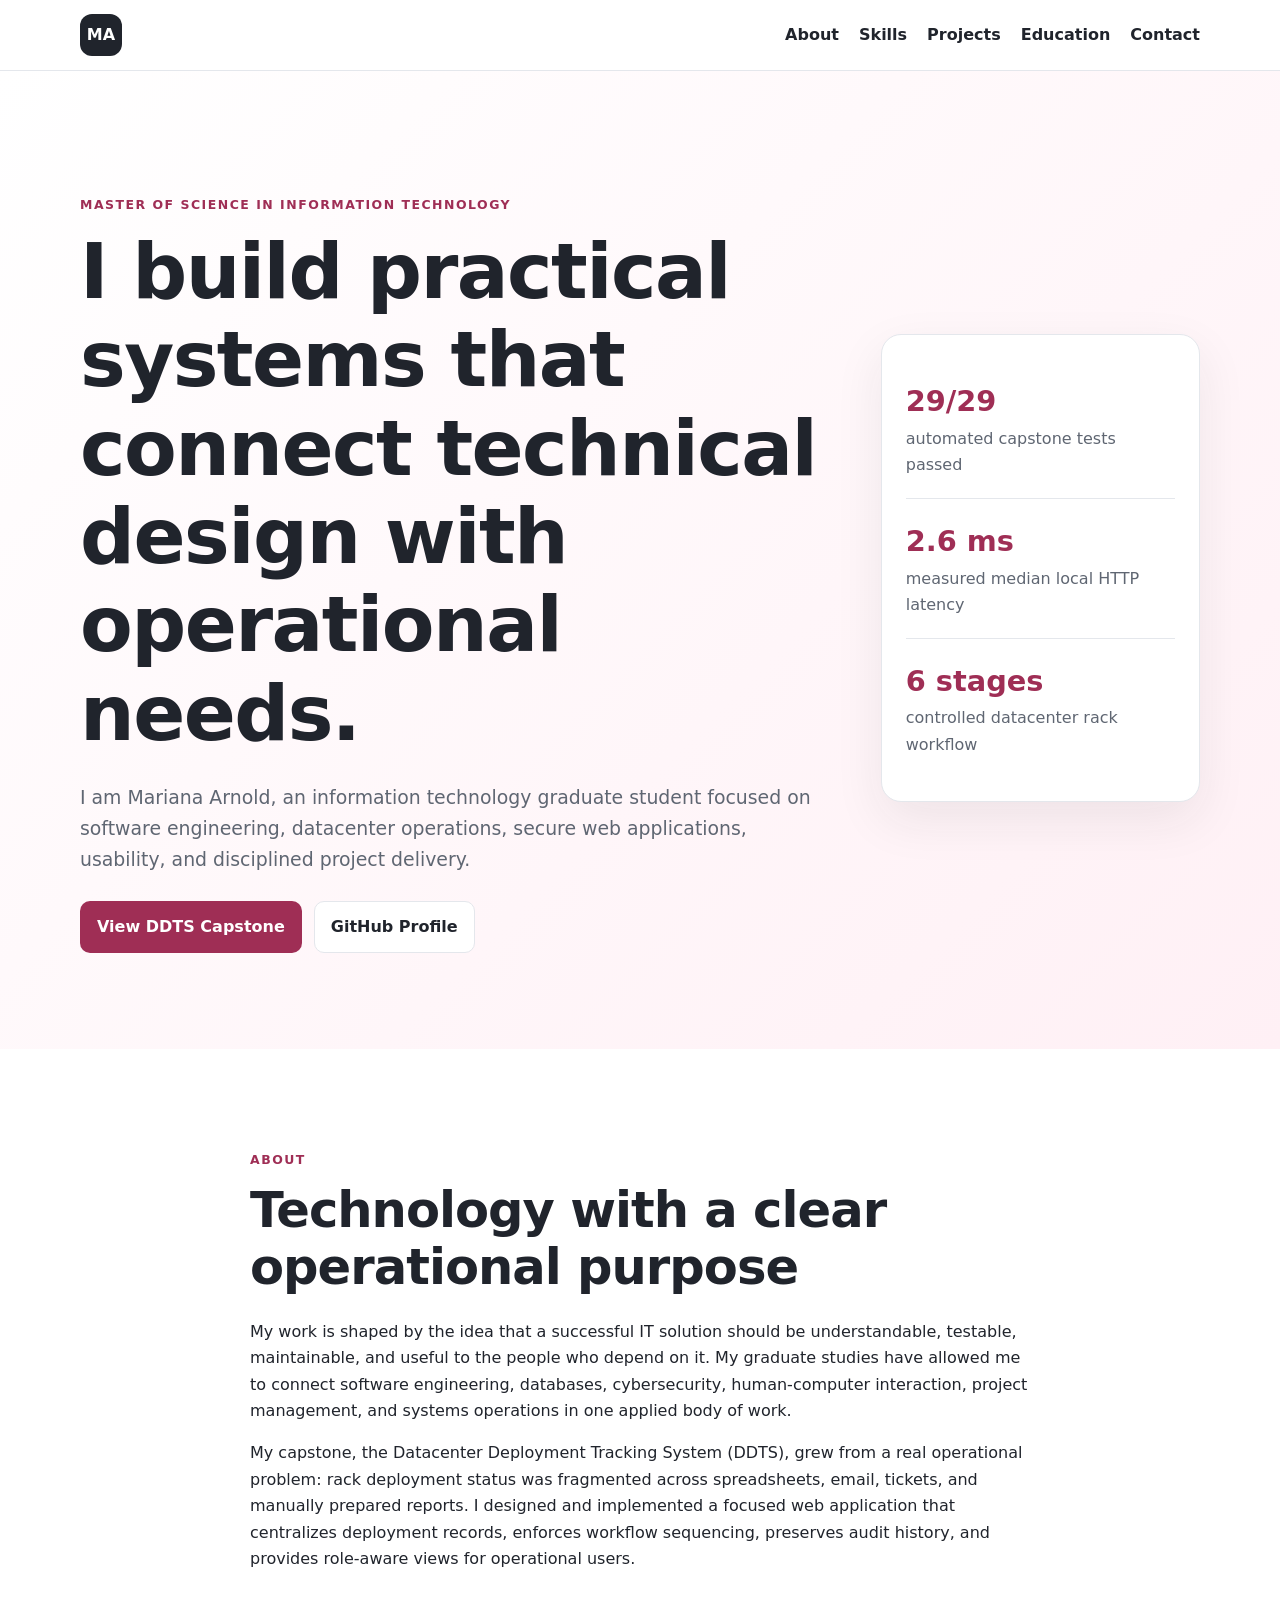
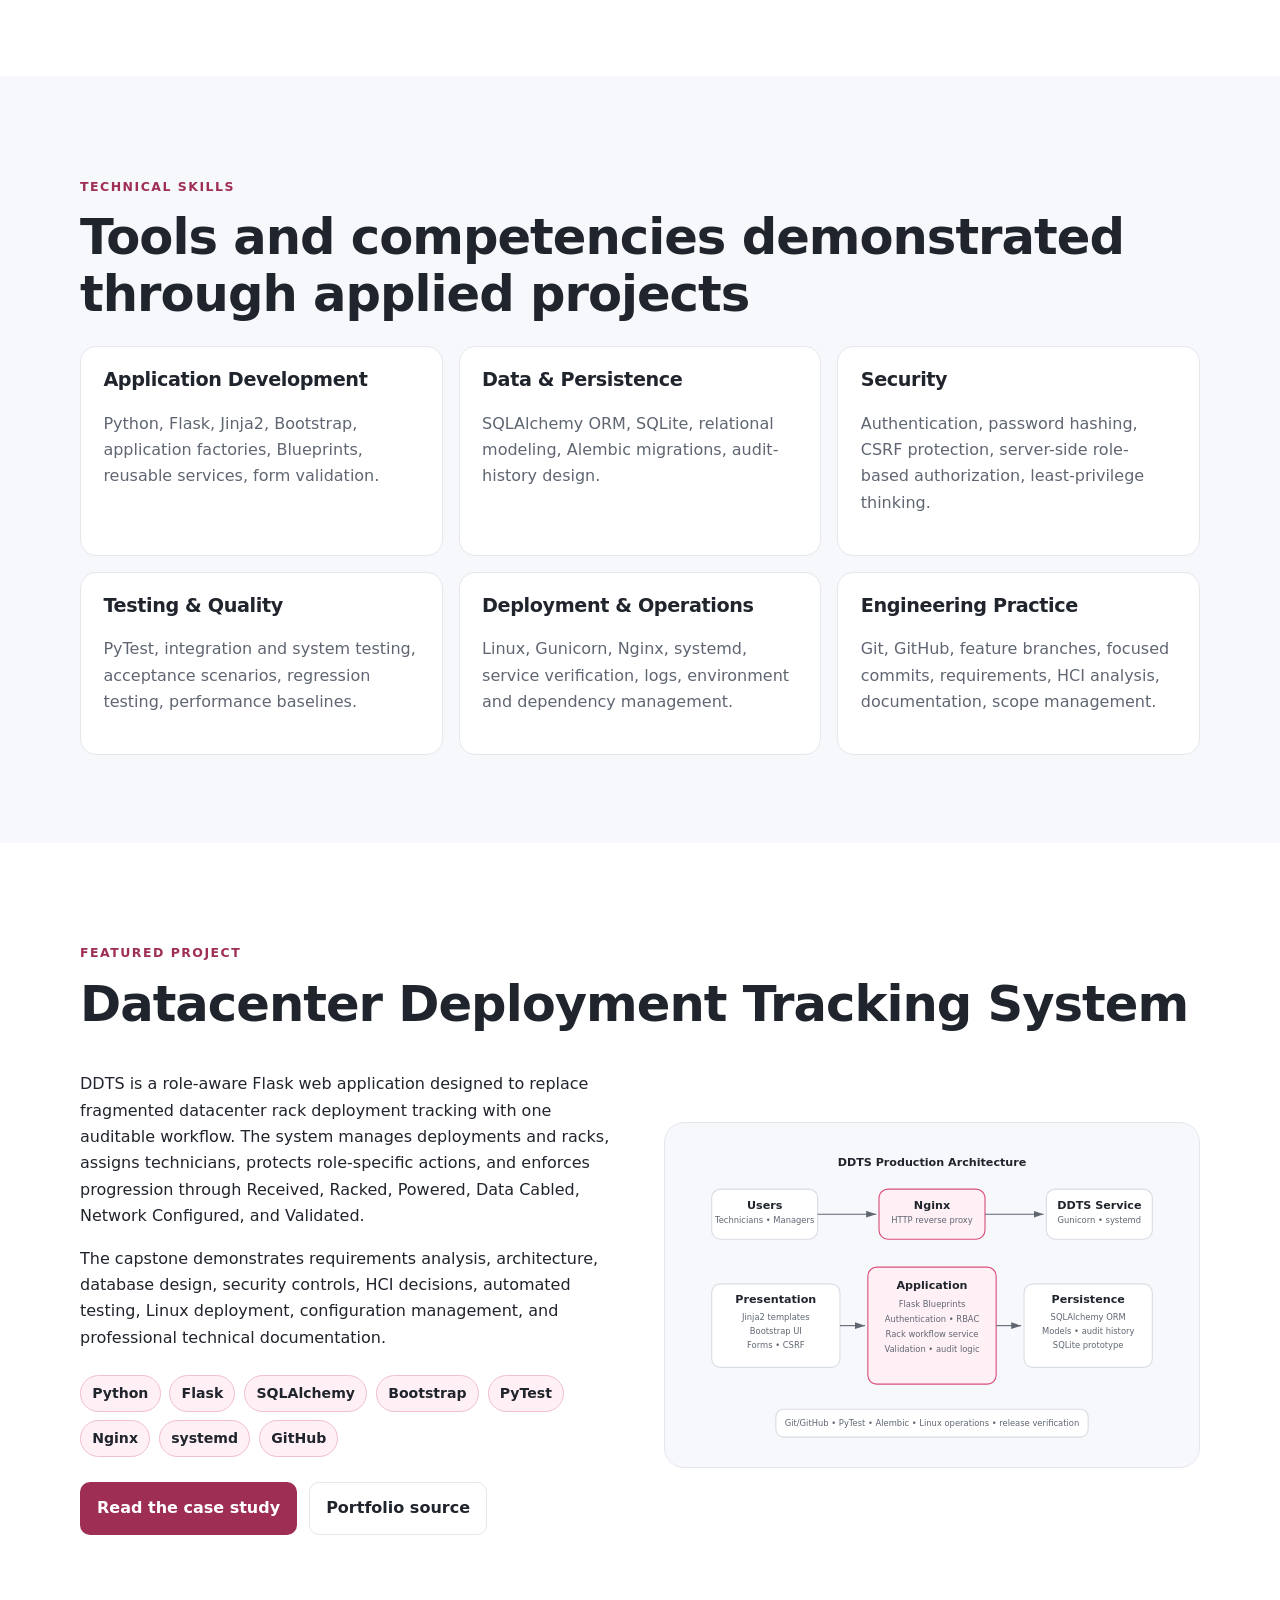
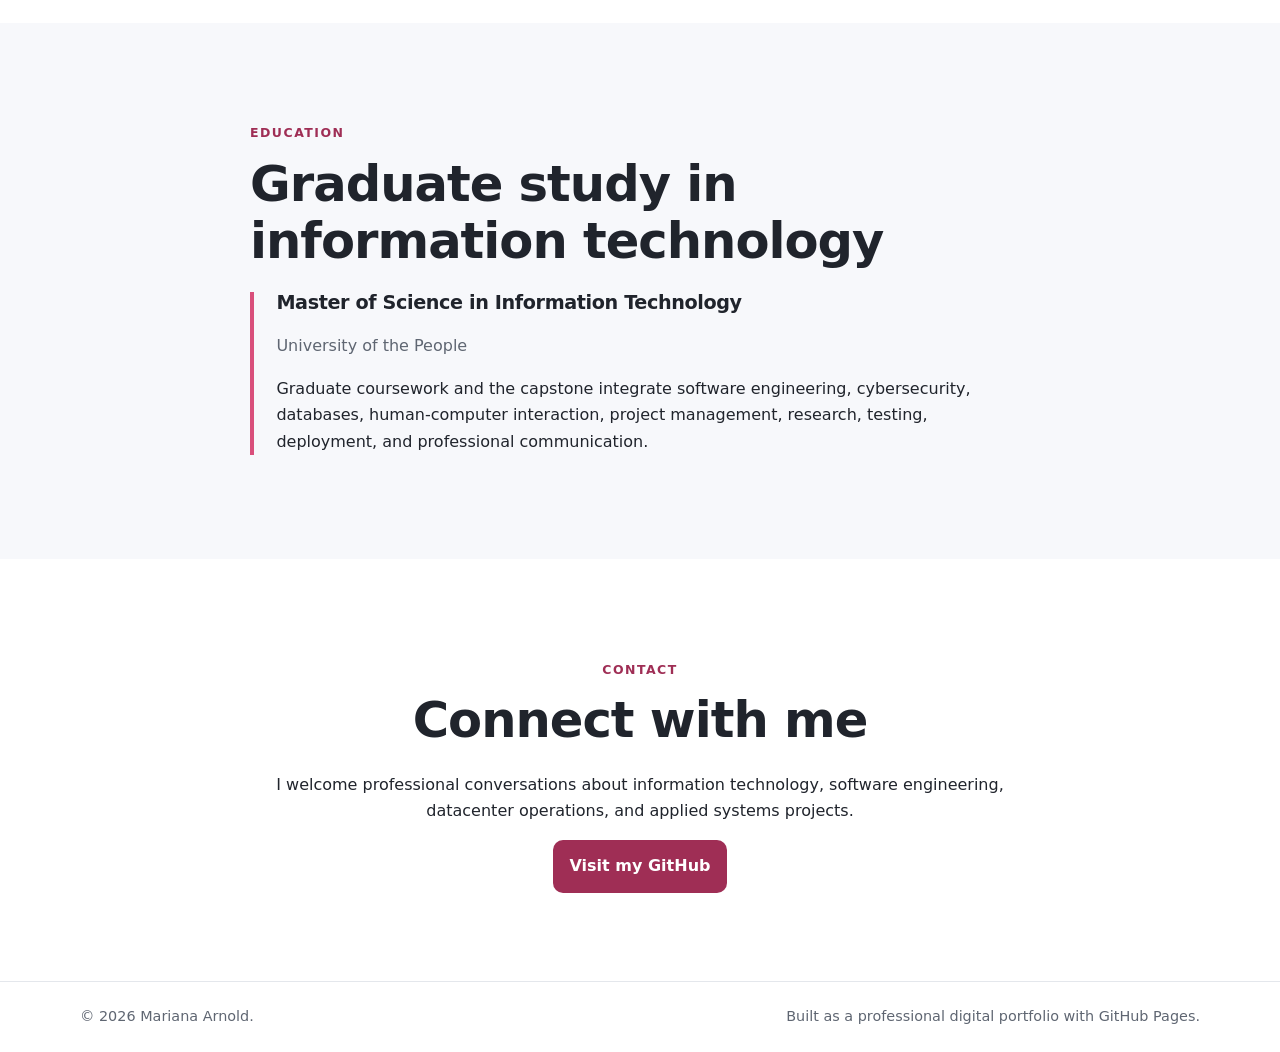
<file: index.html>
<!DOCTYPE html>
<html lang="en">
<head>
  <meta charset="UTF-8">
  <meta name="viewport" content="width=device-width, initial-scale=1.0">
  <meta name="description" content="Mariana Arnold's information technology portfolio featuring the Datacenter Deployment Tracking System capstone project.">
  <title>Mariana Arnold | Information Technology Portfolio</title>
  <link rel="stylesheet" href="assets/styles.css">
  <script defer src="assets/main.js"></script>
</head>
<body>
  <a class="skip-link" href="#main-content">Skip to main content</a>
  <header class="site-header">
    <div class="container nav-wrap">
      <a class="brand" href="#top" aria-label="Mariana Arnold home">MA</a>
      <nav aria-label="Primary navigation">
        <button class="nav-toggle" aria-expanded="false" aria-controls="site-nav">Menu</button>
        <ul id="site-nav" class="site-nav">
          <li><a href="#about">About</a></li>
          <li><a href="#skills">Skills</a></li>
          <li><a href="#projects">Projects</a></li>
          <li><a href="#education">Education</a></li>
          <li><a href="#contact">Contact</a></li>
        </ul>
      </nav>
    </div>
  </header>

  <main id="main-content">
    <section id="top" class="hero">
      <div class="container hero-grid">
        <div>
          <p class="eyebrow">Master of Science in Information Technology</p>
          <h1>I build practical systems that connect technical design with operational needs.</h1>
          <p class="hero-copy">I am Mariana Arnold, an information technology graduate student focused on software engineering, datacenter operations, secure web applications, usability, and disciplined project delivery.</p>
          <div class="button-row">
            <a class="button primary" href="projects/ddts.html">View DDTS Capstone</a>
            <a class="button secondary" href="https://github.com/MarianaArn" target="_blank" rel="noopener noreferrer">GitHub Profile</a>
          </div>
        </div>
        <aside class="hero-card" aria-label="Portfolio highlights">
          <p class="metric"><strong>29/29</strong><span>automated capstone tests passed</span></p>
          <p class="metric"><strong>2.6 ms</strong><span>measured median local HTTP latency</span></p>
          <p class="metric"><strong>6 stages</strong><span>controlled datacenter rack workflow</span></p>
        </aside>
      </div>
    </section>

    <section id="about" class="section">
      <div class="container narrow">
        <p class="eyebrow">About</p>
        <h2>Technology with a clear operational purpose</h2>
        <p>My work is shaped by the idea that a successful IT solution should be understandable, testable, maintainable, and useful to the people who depend on it. My graduate studies have allowed me to connect software engineering, databases, cybersecurity, human-computer interaction, project management, and systems operations in one applied body of work.</p>
        <p>My capstone, the Datacenter Deployment Tracking System (DDTS), grew from a real operational problem: rack deployment status was fragmented across spreadsheets, email, tickets, and manually prepared reports. I designed and implemented a focused web application that centralizes deployment records, enforces workflow sequencing, preserves audit history, and provides role-aware views for operational users.</p>
      </div>
    </section>

    <section id="skills" class="section alt">
      <div class="container">
        <p class="eyebrow">Technical Skills</p>
        <h2>Tools and competencies demonstrated through applied projects</h2>
        <div class="card-grid skills-grid">
          <article class="card"><h3>Application Development</h3><p>Python, Flask, Jinja2, Bootstrap, application factories, Blueprints, reusable services, form validation.</p></article>
          <article class="card"><h3>Data & Persistence</h3><p>SQLAlchemy ORM, SQLite, relational modeling, Alembic migrations, audit-history design.</p></article>
          <article class="card"><h3>Security</h3><p>Authentication, password hashing, CSRF protection, server-side role-based authorization, least-privilege thinking.</p></article>
          <article class="card"><h3>Testing & Quality</h3><p>PyTest, integration and system testing, acceptance scenarios, regression testing, performance baselines.</p></article>
          <article class="card"><h3>Deployment & Operations</h3><p>Linux, Gunicorn, Nginx, systemd, service verification, logs, environment and dependency management.</p></article>
          <article class="card"><h3>Engineering Practice</h3><p>Git, GitHub, feature branches, focused commits, requirements, HCI analysis, documentation, scope management.</p></article>
        </div>
      </div>
    </section>

    <section id="projects" class="section">
      <div class="container">
        <p class="eyebrow">Featured Project</p>
        <h2>Datacenter Deployment Tracking System</h2>
        <div class="project-feature">
          <div>
            <p>DDTS is a role-aware Flask web application designed to replace fragmented datacenter rack deployment tracking with one auditable workflow. The system manages deployments and racks, assigns technicians, protects role-specific actions, and enforces progression through Received, Racked, Powered, Data Cabled, Network Configured, and Validated.</p>
            <p>The capstone demonstrates requirements analysis, architecture, database design, security controls, HCI decisions, automated testing, Linux deployment, configuration management, and professional technical documentation.</p>
            <div class="tag-row" aria-label="DDTS technologies">
              <span>Python</span><span>Flask</span><span>SQLAlchemy</span><span>Bootstrap</span><span>PyTest</span><span>Nginx</span><span>systemd</span><span>GitHub</span>
            </div>
            <div class="button-row">
              <a class="button primary" href="projects/ddts.html">Read the case study</a>
              <a class="button secondary" href="https://github.com/MarianaArn/github-portfolio" target="_blank" rel="noopener noreferrer">Portfolio source</a>
            </div>
          </div>
          <div class="project-visual">
            <img src="assets/ddts-architecture.svg" alt="Diagram of the DDTS architecture showing users, Nginx, the Flask application, presentation and persistence layers, and operational controls.">
          </div>
        </div>
      </div>
    </section>

    <section id="education" class="section alt">
      <div class="container narrow">
        <p class="eyebrow">Education</p>
        <h2>Graduate study in information technology</h2>
        <article class="timeline-item">
          <h3>Master of Science in Information Technology</h3>
          <p class="muted">University of the People</p>
          <p>Graduate coursework and the capstone integrate software engineering, cybersecurity, databases, human-computer interaction, project management, research, testing, deployment, and professional communication.</p>
        </article>
      </div>
    </section>

    <section id="contact" class="section">
      <div class="container narrow contact-panel">
        <p class="eyebrow">Contact</p>
        <h2>Connect with me</h2>
        <p>I welcome professional conversations about information technology, software engineering, datacenter operations, and applied systems projects.</p>
        <a class="button primary" href="https://github.com/MarianaArn" target="_blank" rel="noopener noreferrer">Visit my GitHub</a>
      </div>
    </section>
  </main>

  <footer class="site-footer">
    <div class="container footer-wrap">
      <p>&copy; <span id="year">2026</span> Mariana Arnold.</p>
      <p>Built as a professional digital portfolio with GitHub Pages.</p>
    </div>
  </footer>
</body>
</html>
</file>
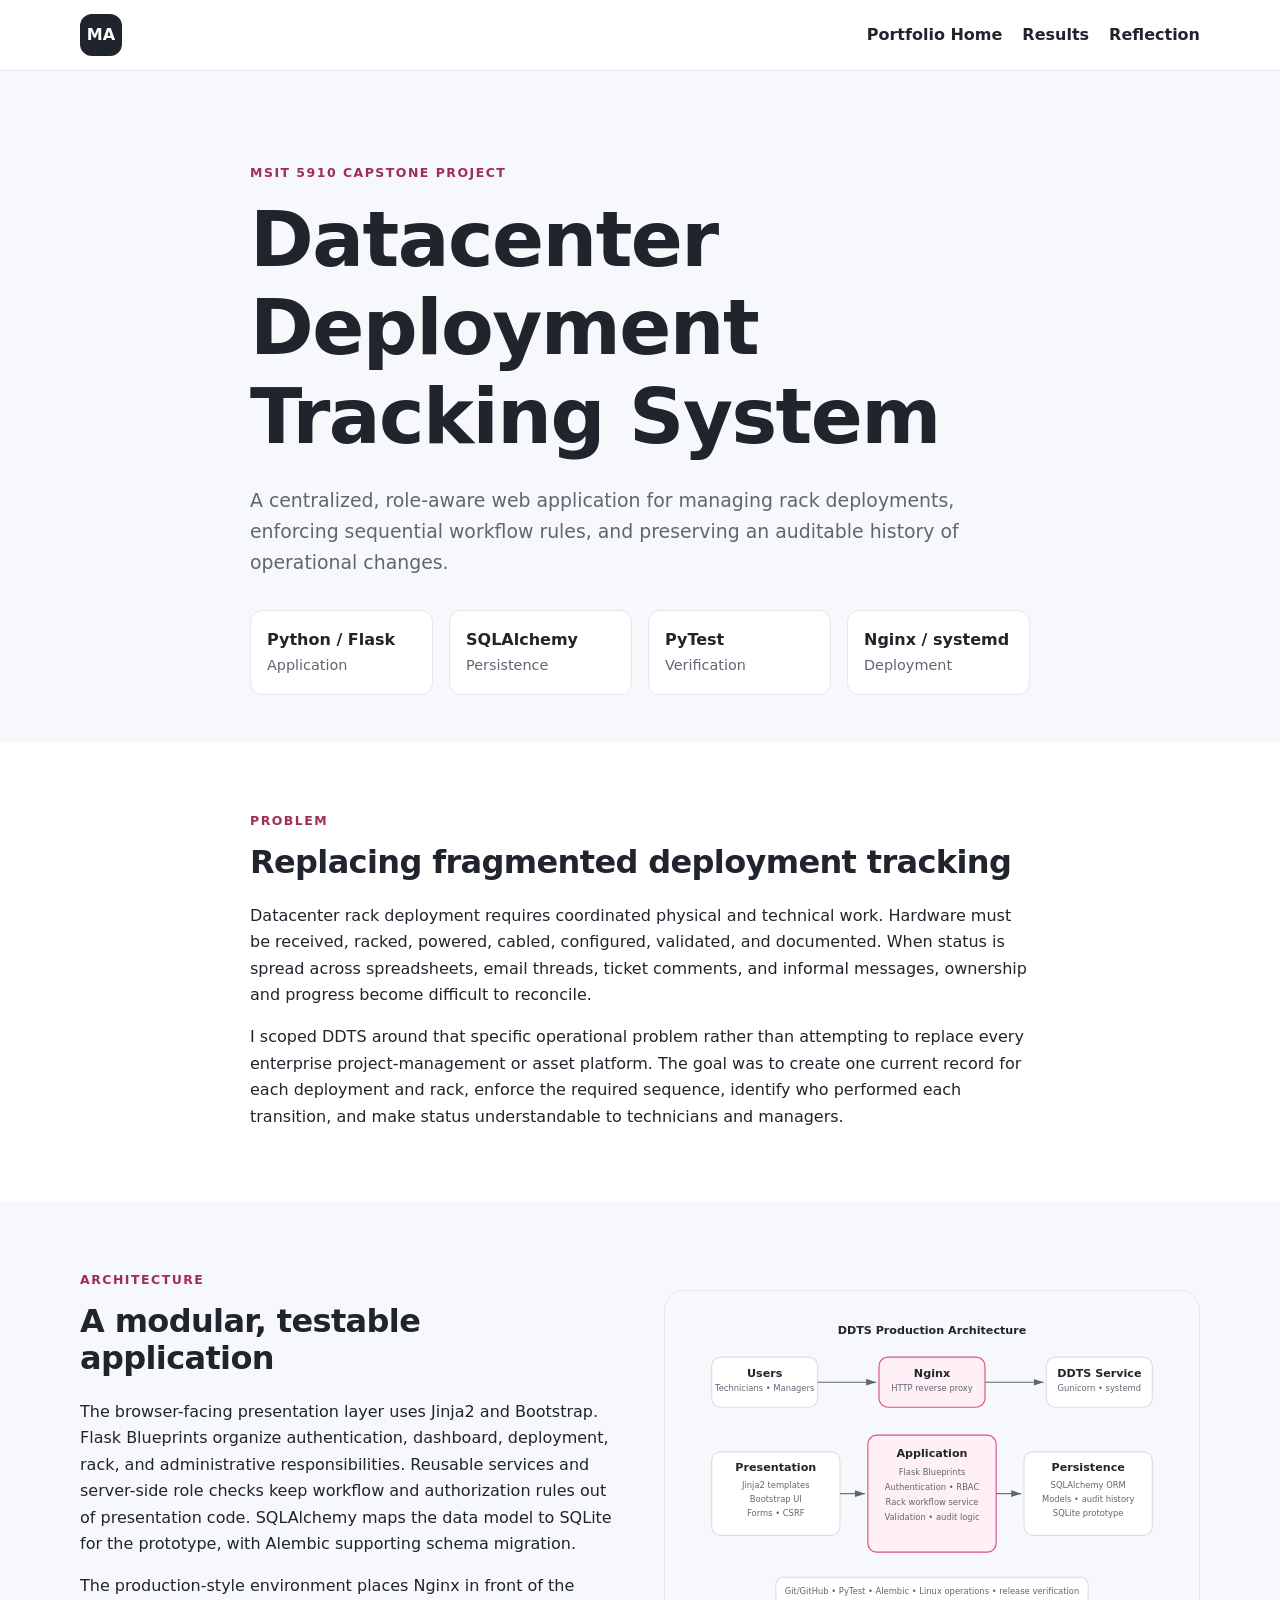
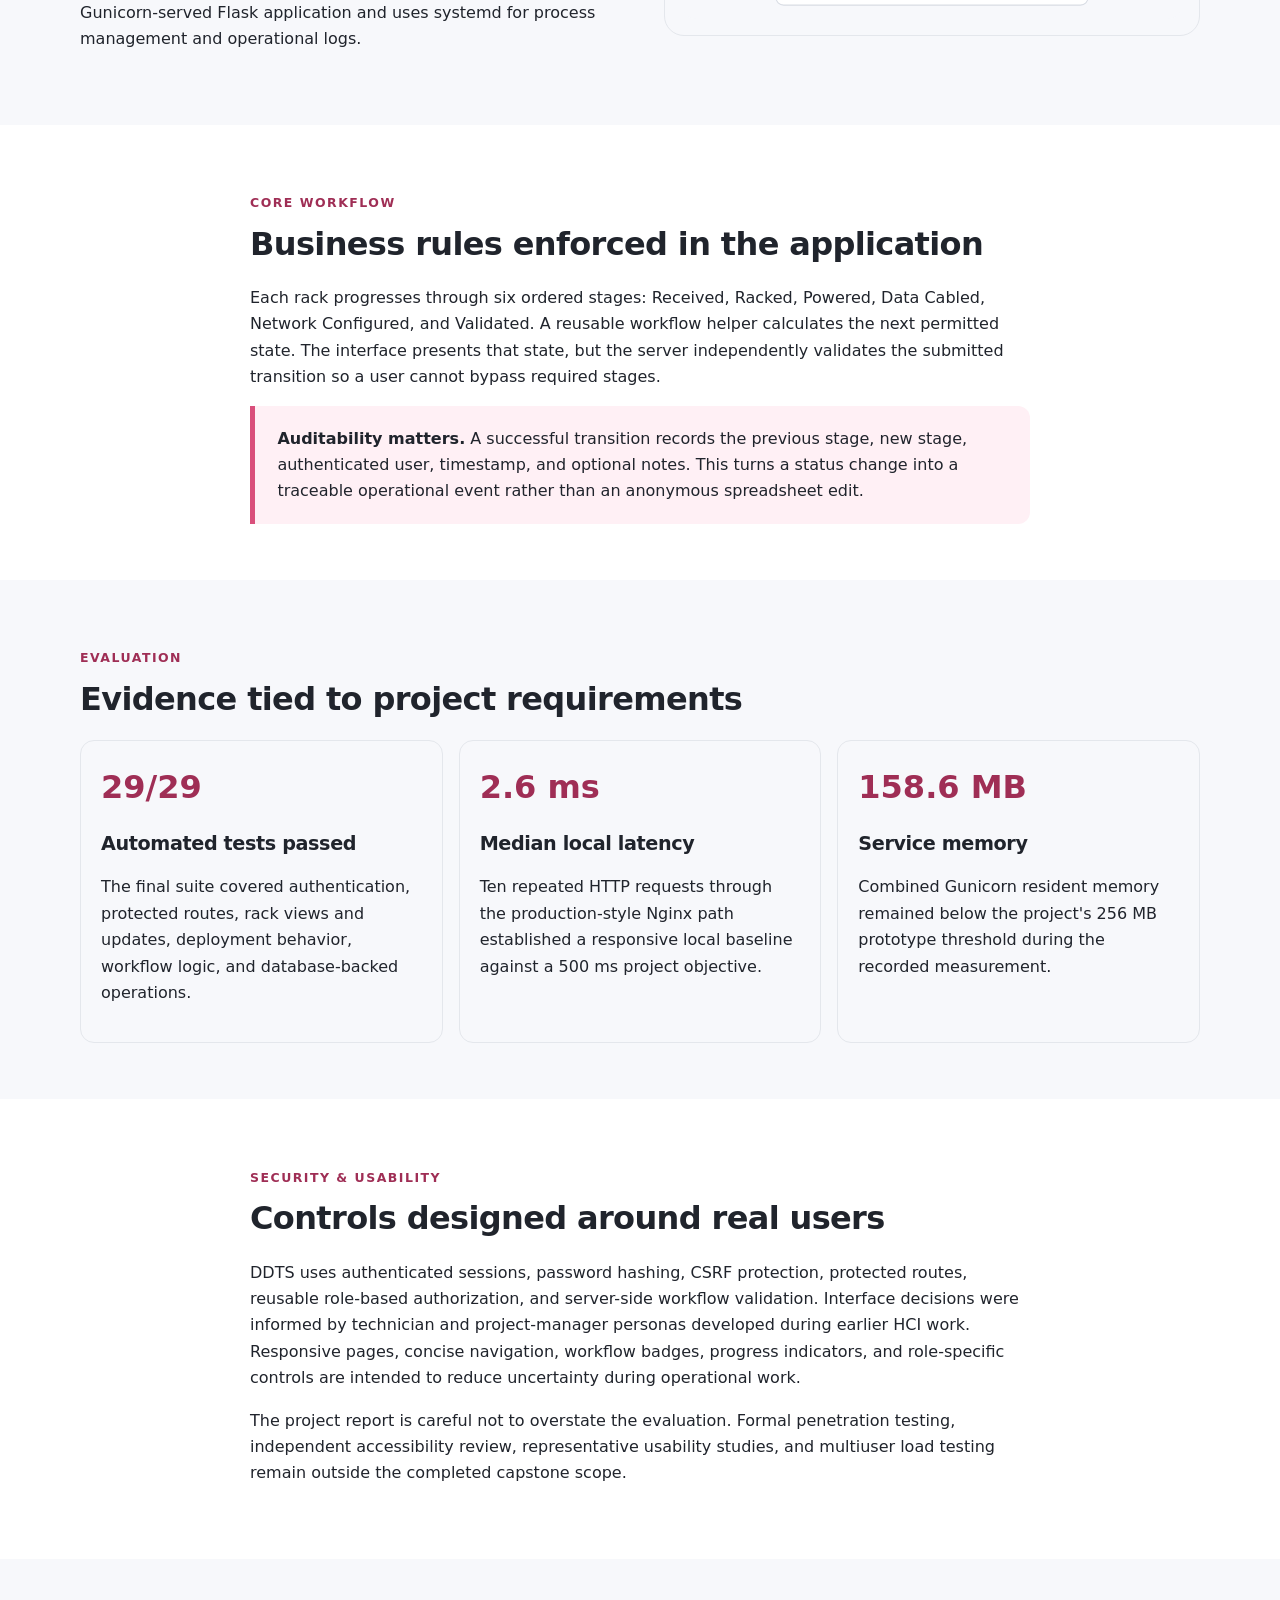
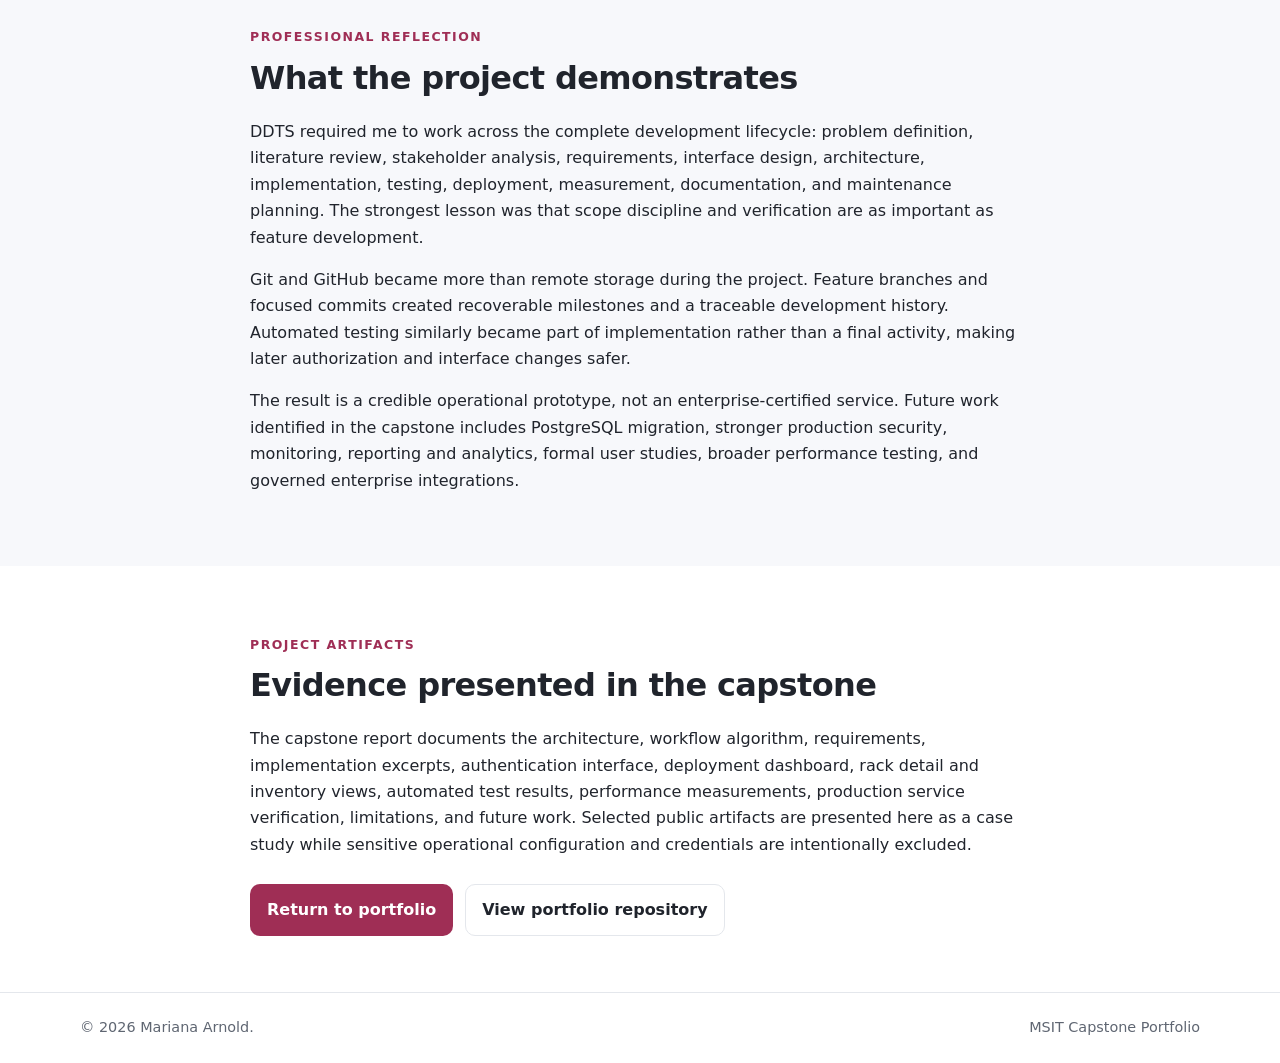
<file: projects/ddts.html>
<!DOCTYPE html>
<html lang="en">
<head>
  <meta charset="UTF-8"><meta name="viewport" content="width=device-width, initial-scale=1.0">
  <meta name="description" content="Case study for Mariana Arnold's Datacenter Deployment Tracking System capstone project.">
  <title>DDTS Capstone | Mariana Arnold</title>
  <link rel="stylesheet" href="../assets/styles.css"><script defer src="../assets/main.js"></script>
</head>
<body>
<a class="skip-link" href="#main-content">Skip to main content</a>
<header class="site-header"><div class="container nav-wrap"><a class="brand" href="../index.html" aria-label="Portfolio home">MA</a><nav aria-label="Case study navigation"><ul class="site-nav"><li><a href="../index.html">Portfolio Home</a></li><li><a href="#results">Results</a></li><li><a href="#reflection">Reflection</a></li></ul></nav></div></header>
<main id="main-content">
<section class="case-hero"><div class="container narrow"><p class="eyebrow">MSIT 5910 Capstone Project</p><h1>Datacenter Deployment Tracking System</h1><p class="hero-copy">A centralized, role-aware web application for managing rack deployments, enforcing sequential workflow rules, and preserving an auditable history of operational changes.</p><div class="case-meta"><div><strong>Python / Flask</strong><span>Application</span></div><div><strong>SQLAlchemy</strong><span>Persistence</span></div><div><strong>PyTest</strong><span>Verification</span></div><div><strong>Nginx / systemd</strong><span>Deployment</span></div></div></div></section>
<section class="case-section"><div class="container narrow"><p class="eyebrow">Problem</p><h2>Replacing fragmented deployment tracking</h2><p>Datacenter rack deployment requires coordinated physical and technical work. Hardware must be received, racked, powered, cabled, configured, validated, and documented. When status is spread across spreadsheets, email threads, ticket comments, and informal messages, ownership and progress become difficult to reconcile.</p><p>I scoped DDTS around that specific operational problem rather than attempting to replace every enterprise project-management or asset platform. The goal was to create one current record for each deployment and rack, enforce the required sequence, identify who performed each transition, and make status understandable to technicians and managers.</p></div></section>
<section class="case-section alt"><div class="container"><div class="project-feature"><div><p class="eyebrow">Architecture</p><h2>A modular, testable application</h2><p>The browser-facing presentation layer uses Jinja2 and Bootstrap. Flask Blueprints organize authentication, dashboard, deployment, rack, and administrative responsibilities. Reusable services and server-side role checks keep workflow and authorization rules out of presentation code. SQLAlchemy maps the data model to SQLite for the prototype, with Alembic supporting schema migration.</p><p>The production-style environment places Nginx in front of the Gunicorn-served Flask application and uses systemd for process management and operational logs.</p></div><div class="project-visual"><img src="../assets/ddts-architecture.svg" alt="DDTS production architecture diagram."></div></div></div></section>
<section class="case-section"><div class="container narrow"><p class="eyebrow">Core Workflow</p><h2>Business rules enforced in the application</h2><p>Each rack progresses through six ordered stages: Received, Racked, Powered, Data Cabled, Network Configured, and Validated. A reusable workflow helper calculates the next permitted state. The interface presents that state, but the server independently validates the submitted transition so a user cannot bypass required stages.</p><div class="callout"><strong>Auditability matters.</strong> A successful transition records the previous stage, new stage, authenticated user, timestamp, and optional notes. This turns a status change into a traceable operational event rather than an anonymous spreadsheet edit.</div></div></section>
<section id="results" class="case-section alt"><div class="container"><p class="eyebrow">Evaluation</p><h2>Evidence tied to project requirements</h2><div class="evidence-grid"><article class="evidence"><strong>29/29</strong><h3>Automated tests passed</h3><p>The final suite covered authentication, protected routes, rack views and updates, deployment behavior, workflow logic, and database-backed operations.</p></article><article class="evidence"><strong>2.6 ms</strong><h3>Median local latency</h3><p>Ten repeated HTTP requests through the production-style Nginx path established a responsive local baseline against a 500 ms project objective.</p></article><article class="evidence"><strong>158.6 MB</strong><h3>Service memory</h3><p>Combined Gunicorn resident memory remained below the project's 256 MB prototype threshold during the recorded measurement.</p></article></div></div></section>
<section class="case-section"><div class="container narrow"><p class="eyebrow">Security & Usability</p><h2>Controls designed around real users</h2><p>DDTS uses authenticated sessions, password hashing, CSRF protection, protected routes, reusable role-based authorization, and server-side workflow validation. Interface decisions were informed by technician and project-manager personas developed during earlier HCI work. Responsive pages, concise navigation, workflow badges, progress indicators, and role-specific controls are intended to reduce uncertainty during operational work.</p><p>The project report is careful not to overstate the evaluation. Formal penetration testing, independent accessibility review, representative usability studies, and multiuser load testing remain outside the completed capstone scope.</p></div></section>
<section id="reflection" class="case-section alt"><div class="container narrow"><p class="eyebrow">Professional Reflection</p><h2>What the project demonstrates</h2><p>DDTS required me to work across the complete development lifecycle: problem definition, literature review, stakeholder analysis, requirements, interface design, architecture, implementation, testing, deployment, measurement, documentation, and maintenance planning. The strongest lesson was that scope discipline and verification are as important as feature development.</p><p>Git and GitHub became more than remote storage during the project. Feature branches and focused commits created recoverable milestones and a traceable development history. Automated testing similarly became part of implementation rather than a final activity, making later authorization and interface changes safer.</p><p>The result is a credible operational prototype, not an enterprise-certified service. Future work identified in the capstone includes PostgreSQL migration, stronger production security, monitoring, reporting and analytics, formal user studies, broader performance testing, and governed enterprise integrations.</p></div></section>
<section class="case-section"><div class="container narrow"><p class="eyebrow">Project Artifacts</p><h2>Evidence presented in the capstone</h2><p>The capstone report documents the architecture, workflow algorithm, requirements, implementation excerpts, authentication interface, deployment dashboard, rack detail and inventory views, automated test results, performance measurements, production service verification, limitations, and future work. Selected public artifacts are presented here as a case study while sensitive operational configuration and credentials are intentionally excluded.</p><div class="button-row"><a class="button primary" href="../index.html">Return to portfolio</a><a class="button secondary" href="https://github.com/MarianaArn/github-portfolio" target="_blank" rel="noopener noreferrer">View portfolio repository</a></div></div></section>
</main>
<footer class="site-footer"><div class="container footer-wrap"><p>&copy; <span id="year">2026</span> Mariana Arnold.</p><p>MSIT Capstone Portfolio</p></div></footer>
</body></html>
</file>
<file: assets/styles.css>
:root {
  --ink: #20242c;
  --muted: #5f6672;
  --paper: #ffffff;
  --soft: #f7f8fb;
  --line: #e4e7ec;
  --accent: #d94f7b;
  --accent-dark: #9f2e55;
  --accent-soft: #fff0f5;
  --max: 1120px;
}
* { box-sizing: border-box; }
html { scroll-behavior: smooth; }
body { margin: 0; font-family: Inter, ui-sans-serif, system-ui, -apple-system, BlinkMacSystemFont, "Segoe UI", sans-serif; color: var(--ink); background: var(--paper); line-height: 1.65; }
a { color: var(--accent-dark); }
a:focus-visible, button:focus-visible { outline: 3px solid var(--accent); outline-offset: 3px; }
img { max-width: 100%; height: auto; display: block; }
.container { width: min(calc(100% - 2rem), var(--max)); margin-inline: auto; }
.narrow { max-width: 780px; }
.skip-link { position: absolute; left: -9999px; top: 0; background: var(--ink); color: #fff; padding: .75rem 1rem; z-index: 100; }
.skip-link:focus { left: 1rem; top: 1rem; }
.site-header { position: sticky; top: 0; z-index: 20; background: rgba(255,255,255,.96); border-bottom: 1px solid var(--line); backdrop-filter: blur(12px); }
.nav-wrap, .footer-wrap { min-height: 70px; display: flex; align-items: center; justify-content: space-between; gap: 1rem; }
.brand { display: grid; place-items: center; width: 42px; height: 42px; border-radius: 12px; background: var(--ink); color: #fff; text-decoration: none; font-weight: 800; }
.site-nav { display: flex; list-style: none; gap: 1.25rem; margin: 0; padding: 0; }
.site-nav a { text-decoration: none; color: var(--ink); font-weight: 650; }
.site-nav a:hover { color: var(--accent-dark); }
.nav-toggle { display: none; border: 1px solid var(--line); background: var(--paper); padding: .55rem .8rem; border-radius: 8px; font: inherit; }
.hero { padding: 7rem 0 6rem; background: linear-gradient(135deg, #fff 0%, var(--accent-soft) 100%); }
.hero-grid { display: grid; grid-template-columns: minmax(0, 1.5fr) minmax(280px, .65fr); gap: 4rem; align-items: center; }
.eyebrow { color: var(--accent-dark); text-transform: uppercase; letter-spacing: .12em; font-size: .78rem; font-weight: 800; margin-bottom: .75rem; }
h1, h2, h3 { line-height: 1.15; letter-spacing: -.02em; }
h1 { font-size: clamp(2.5rem, 6vw, 4.8rem); max-width: 900px; margin: 0 0 1.5rem; }
h2 { font-size: clamp(2rem, 4vw, 3.1rem); margin: 0 0 1.4rem; }
h3 { font-size: 1.2rem; }
.hero-copy { font-size: 1.18rem; max-width: 760px; color: var(--muted); }
.hero-card { background: var(--paper); border: 1px solid var(--line); border-radius: 20px; padding: 1.5rem; box-shadow: 0 18px 50px rgba(32,36,44,.08); }
.metric { margin: 0; padding: 1.2rem 0; border-bottom: 1px solid var(--line); }
.metric:last-child { border: 0; }
.metric strong, .metric span { display: block; }
.metric strong { font-size: 1.8rem; color: var(--accent-dark); }
.metric span { color: var(--muted); }
.section { padding: 5.5rem 0; }
.alt { background: var(--soft); }
.card-grid { display: grid; grid-template-columns: repeat(3, 1fr); gap: 1rem; }
.card { background: var(--paper); border: 1px solid var(--line); border-radius: 16px; padding: 1.4rem; }
.card h3 { margin-top: 0; }
.card p, .muted { color: var(--muted); }
.project-feature { display: grid; grid-template-columns: 1fr 1fr; gap: 3rem; align-items: center; }
.project-visual { background: var(--soft); border: 1px solid var(--line); border-radius: 20px; padding: 1rem; }
.tag-row { display: flex; flex-wrap: wrap; gap: .55rem; margin: 1.5rem 0; }
.tag-row span { background: var(--accent-soft); border: 1px solid #f2bfd0; border-radius: 999px; padding: .35rem .7rem; font-size: .88rem; font-weight: 650; }
.button-row { display: flex; flex-wrap: wrap; gap: .75rem; margin-top: 1.6rem; }
.button { display: inline-block; border-radius: 10px; padding: .75rem 1rem; text-decoration: none; font-weight: 750; border: 1px solid transparent; }
.button.primary { background: var(--accent-dark); color: #fff; }
.button.secondary { border-color: var(--line); color: var(--ink); background: #fff; }
.timeline-item { border-left: 4px solid var(--accent); padding-left: 1.4rem; }
.contact-panel { text-align: center; }
.site-footer { border-top: 1px solid var(--line); color: var(--muted); font-size: .9rem; }
.case-hero { padding: 5rem 0 3rem; background: var(--soft); }
.case-meta { display: grid; grid-template-columns: repeat(4, 1fr); gap: 1rem; margin-top: 2rem; }
.case-meta div { background: #fff; border: 1px solid var(--line); border-radius: 12px; padding: 1rem; }
.case-meta strong, .case-meta span { display: block; }
.case-meta span { color: var(--muted); font-size: .9rem; }
.case-section { padding: 3.5rem 0; }
.case-section h2 { font-size: 2rem; }
.evidence-grid { display: grid; grid-template-columns: repeat(3, 1fr); gap: 1rem; }
.evidence { border: 1px solid var(--line); border-radius: 14px; padding: 1.25rem; }
.evidence strong { font-size: 2rem; color: var(--accent-dark); display: block; }
.callout { background: var(--accent-soft); border-left: 5px solid var(--accent); padding: 1.2rem 1.4rem; border-radius: 0 12px 12px 0; }
@media (max-width: 820px) {
  .hero-grid, .project-feature { grid-template-columns: 1fr; gap: 2rem; }
  .card-grid, .evidence-grid { grid-template-columns: 1fr 1fr; }
  .case-meta { grid-template-columns: 1fr 1fr; }
  .nav-toggle { display: block; }
  .site-nav { display: none; position: absolute; right: 1rem; top: 62px; flex-direction: column; background: #fff; border: 1px solid var(--line); border-radius: 12px; padding: 1rem; min-width: 180px; box-shadow: 0 12px 30px rgba(32,36,44,.12); }
  .site-nav.open { display: flex; }
}
@media (max-width: 540px) {
  .hero { padding: 4.5rem 0 3.5rem; }
  .section { padding: 4rem 0; }
  .card-grid, .evidence-grid, .case-meta { grid-template-columns: 1fr; }
  .footer-wrap { align-items: flex-start; flex-direction: column; padding: 1.2rem 0; }
}
@media (prefers-reduced-motion: reduce) { html { scroll-behavior: auto; } }
</file>
